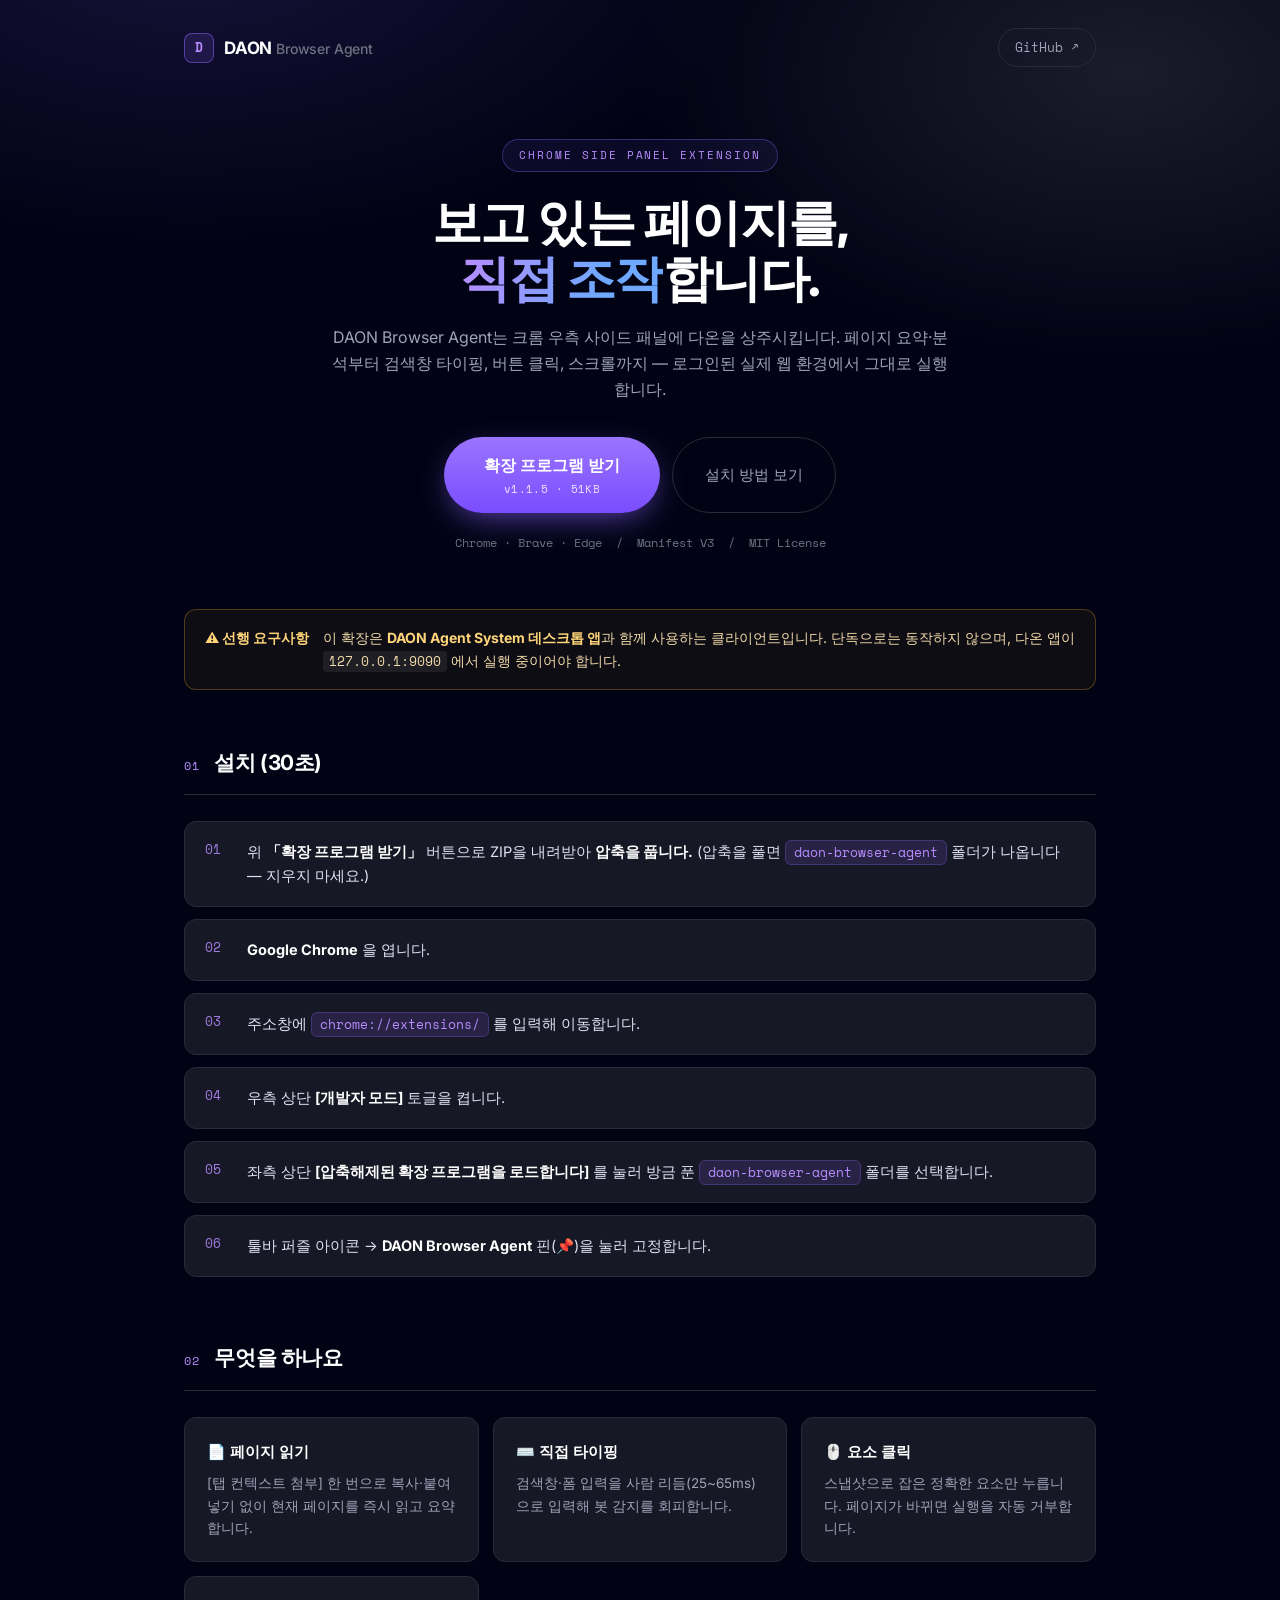
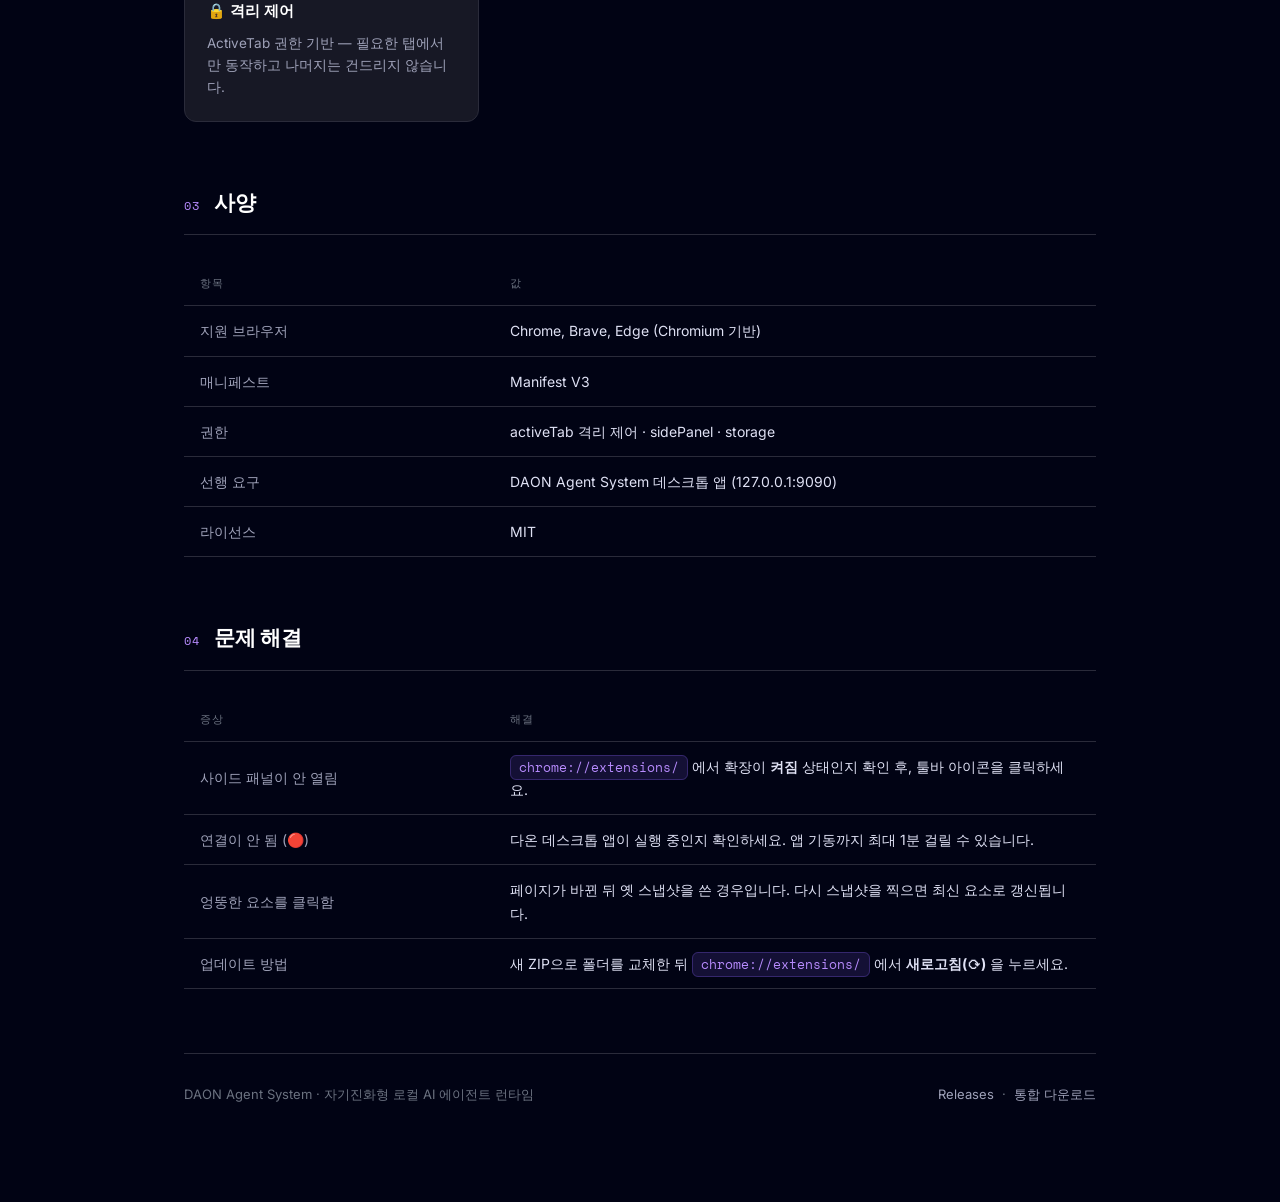
<file: index.html>
<!DOCTYPE html>
<html lang="ko">

<head>
  <meta charset="UTF-8" />
  <meta name="viewport" content="width=device-width, initial-scale=1.0" />
  <title>DAON Browser Agent — 크롬 사이드 패널 확장</title>
  <meta name="description" content="DAON Agent System 전용 크롬 사이드 패널 확장 프로그램. 로그인된 실제 웹 환경을 직접 조작합니다." />
  <meta name="theme-color" content="#010314" />
  <link rel="preconnect" href="https://fonts.googleapis.com" />
  <link rel="preconnect" href="https://fonts.gstatic.com" crossorigin />
  <link
    href="https://fonts.googleapis.com/css2?family=Inter:wght@300;400;500;600;700;800&family=Space+Mono:wght@400;700&display=swap"
    rel="stylesheet" />
  <style>
    :root {
      --void: #010314;
      --surface: #0b0c1c;
      --surface-2: #171825;
      --border: #2a2b3a;
      --border-soft: #343543;
      --uv: #8e64ff;
      --uv-light: #b88cff;
      --frost: #dfe1f4;
      --mist: #9fa2b9;
      --fog: #6b7280;
    }

    * {
      margin: 0;
      padding: 0;
      box-sizing: border-box;
    }

    html {
      scroll-behavior: smooth;
    }

    body {
      background: var(--void);
      color: var(--frost);
      font-family: Inter, -apple-system, BlinkMacSystemFont, "Segoe UI", sans-serif;
      line-height: 1.65;
      -webkit-font-smoothing: antialiased;
      min-height: 100vh;
    }

    body::before {
      content: "";
      position: fixed;
      inset: 0;
      background:
        radial-gradient(900px 500px at 15% -8%, rgba(142, 100, 255, .16), transparent 65%),
        radial-gradient(700px 420px at 88% 8%, rgba(52, 53, 67, .5), transparent 70%);
      pointer-events: none;
      z-index: 0;
    }

    .wrap {
      position: relative;
      z-index: 1;
      max-width: 960px;
      margin: 0 auto;
      padding: 0 24px 96px;
    }

    /* ---------- 헤더 ---------- */
    header {
      display: flex;
      align-items: center;
      justify-content: space-between;
      padding: 28px 0 0;
      gap: 16px;
      flex-wrap: wrap;
    }

    .brand {
      display: flex;
      align-items: center;
      gap: 10px;
    }

    .brand-mark {
      width: 30px;
      height: 30px;
      border-radius: 8px;
      background: rgba(142, 100, 255, .14);
      border: 1px solid rgba(142, 100, 255, .5);
      display: grid;
      place-items: center;
      color: var(--uv-light);
      font-family: "Space Mono", monospace;
      font-size: 13px;
      font-weight: 700;
    }

    .brand-name {
      font-weight: 700;
      letter-spacing: -.01em;
      color: #fff;
      font-size: 17px;
    }

    .brand-name span {
      color: var(--fog);
      font-weight: 500;
      font-size: 14px;
    }

    .gh-link {
      font-size: 13px;
      color: var(--mist);
      text-decoration: none;
      border: 1px solid var(--border);
      border-radius: 999px;
      padding: 8px 16px;
      transition: .2s;
      font-family: "Space Mono", monospace;
    }

    .gh-link:hover {
      border-color: var(--uv);
      color: #fff;
    }

    /* ---------- 히어로 ---------- */
    .hero {
      padding: 72px 0 56px;
      text-align: center;
    }

    .eyebrow {
      display: inline-block;
      font-family: "Space Mono", monospace;
      font-size: 11px;
      letter-spacing: .18em;
      color: var(--uv-light);
      border: 1px solid rgba(142, 100, 255, .35);
      background: rgba(142, 100, 255, .08);
      border-radius: 999px;
      padding: 6px 16px;
      margin-bottom: 22px;
    }

    h1 {
      font-size: clamp(30px, 5.4vw, 50px);
      line-height: 1.12;
      letter-spacing: -.03em;
      font-weight: 800;
      color: #fff;
      margin-bottom: 18px;
    }

    h1 em {
      font-style: normal;
      background: linear-gradient(100deg, var(--uv-light), #6ea8ff 70%);
      -webkit-background-clip: text;
      background-clip: text;
      -webkit-text-fill-color: transparent;
    }

    .lede {
      color: var(--mist);
      font-size: 16px;
      max-width: 620px;
      margin: 0 auto 34px;
    }

    .cta-row {
      display: flex;
      gap: 12px;
      justify-content: center;
      flex-wrap: wrap;
    }

    .btn-primary {
      display: inline-flex;
      flex-direction: column;
      align-items: center;
      gap: 2px;
      background: linear-gradient(180deg, #9b74ff, #7a4dff);
      color: #fff;
      text-decoration: none;
      font-weight: 700;
      font-size: 16px;
      padding: 15px 40px;
      border-radius: 999px;
      box-shadow: 0 10px 34px -10px rgba(142, 100, 255, .75);
      transition: transform .18s, box-shadow .18s;
    }

    .btn-primary:hover {
      transform: translateY(-2px);
      box-shadow: 0 16px 40px -10px rgba(142, 100, 255, .9);
    }

    .btn-primary small {
      font-family: "Space Mono", monospace;
      font-weight: 400;
      font-size: 11px;
      opacity: .82;
      letter-spacing: .04em;
    }

    .btn-ghost {
      display: inline-flex;
      align-items: center;
      background: transparent;
      border: 1px solid var(--border);
      color: var(--mist);
      text-decoration: none;
      font-size: 15px;
      padding: 15px 32px;
      border-radius: 999px;
      transition: .2s;
    }

    .btn-ghost:hover {
      border-color: var(--uv);
      color: #fff;
    }

    .meta-line {
      margin-top: 20px;
      font-family: "Space Mono", monospace;
      font-size: 12px;
      color: var(--fog);
    }

    /* ---------- 경고 ---------- */
    .notice {
      display: flex;
      gap: 14px;
      align-items: flex-start;
      background: rgba(255, 176, 32, .06);
      border: 1px solid rgba(255, 176, 32, .28);
      border-radius: 12px;
      padding: 16px 20px;
      margin: 0 0 56px;
      font-size: 14px;
      color: #f0d9a8;
    }

    .notice b {
      color: #ffd57a;
      white-space: nowrap;
    }

    .notice code {
      font-family: "Space Mono", monospace;
      background: rgba(255, 255, 255, .07);
      padding: 1px 6px;
      border-radius: 4px;
      font-size: 12.5px;
    }

    /* ---------- 섹션 ---------- */
    section {
      margin-bottom: 64px;
    }

    .sec-head {
      display: flex;
      align-items: baseline;
      gap: 14px;
      margin-bottom: 26px;
      border-bottom: 1px solid var(--border);
      padding-bottom: 14px;
    }

    .sec-num {
      font-family: "Space Mono", monospace;
      font-size: 12px;
      color: var(--uv-light);
      letter-spacing: .1em;
    }

    h2 {
      font-size: 21px;
      letter-spacing: -.02em;
      color: #fff;
      font-weight: 700;
    }

    /* ---------- 설치 단계 ---------- */
    ol.steps {
      list-style: none;
      counter-reset: s;
      display: grid;
      gap: 12px;
    }

    ol.steps li {
      counter-increment: s;
      position: relative;
      background: var(--surface-2);
      border: 1px solid var(--border);
      border-radius: 12px;
      padding: 18px 22px 18px 62px;
      font-size: 14.5px;
      color: var(--frost);
    }

    ol.steps li::before {
      content: counter(s, decimal-leading-zero);
      position: absolute;
      left: 20px;
      top: 17px;
      font-family: "Space Mono", monospace;
      font-size: 13px;
      color: var(--uv-light);
      opacity: .85;
    }

    ol.steps strong {
      color: #fff;
    }

    code.inline {
      font-family: "Space Mono", monospace;
      background: rgba(142, 100, 255, .14);
      border: 1px solid rgba(142, 100, 255, .28);
      color: var(--uv-light);
      padding: 2px 8px;
      border-radius: 6px;
      font-size: 12.5px;
    }

    /* ---------- 기능 그리드 ---------- */
    .grid {
      display: grid;
      grid-template-columns: repeat(auto-fit, minmax(230px, 1fr));
      gap: 14px;
    }

    .feat {
      background: var(--surface-2);
      border: 1px solid var(--border);
      border-radius: 12px;
      padding: 22px;
      transition: border-color .2s;
    }

    .feat:hover {
      border-color: rgba(142, 100, 255, .55);
    }

    .feat h3 {
      font-size: 15px;
      color: #fff;
      margin-bottom: 8px;
      font-weight: 600;
    }

    .feat p {
      font-size: 13.5px;
      color: var(--mist);
    }

    /* ---------- 표 ---------- */
    table {
      width: 100%;
      border-collapse: collapse;
      font-size: 14px;
    }

    th,
    td {
      text-align: left;
      padding: 13px 16px;
      border-bottom: 1px solid var(--border);
    }

    th {
      font-family: "Space Mono", monospace;
      font-size: 11px;
      letter-spacing: .1em;
      color: var(--fog);
      font-weight: 400;
      text-transform: uppercase;
    }

    td:first-child {
      color: var(--mist);
      white-space: nowrap;
      width: 34%;
    }

    td:last-child {
      color: var(--frost);
    }

    /* ---------- 푸터 ---------- */
    footer {
      border-top: 1px solid var(--border);
      padding-top: 30px;
      display: flex;
      justify-content: space-between;
      gap: 16px;
      flex-wrap: wrap;
      font-size: 13px;
      color: var(--fog);
    }

    footer a {
      color: var(--mist);
      text-decoration: none;
      border-bottom: 1px solid transparent;
    }

    footer a:hover {
      color: var(--uv-light);
      border-color: rgba(142, 100, 255, .5);
    }

    @media (max-width: 560px) {
      .hero {
        padding: 48px 0 40px;
      }

      ol.steps li {
        padding: 16px 18px 16px 54px;
      }

      td:first-child {
        width: auto;
        white-space: normal;
      }
    }
  </style>
</head>

<body>
  <div class="wrap">
    <header>
      <div class="brand">
        <div class="brand-mark">D</div>
        <div class="brand-name">DAON <span>Browser Agent</span></div>
      </div>
      <a class="gh-link" href="https://github.com/ttl0988k-cmyk/daon-browser-agent" target="_blank"
        rel="noopener">GitHub ↗</a>
    </header>

    <div class="hero">
      <div class="eyebrow">CHROME SIDE PANEL EXTENSION</div>
      <h1>보고 있는 페이지를,<br /><em>직접 조작</em>합니다.</h1>
      <p class="lede">
        DAON Browser Agent는 크롬 우측 사이드 패널에 다온을 상주시킵니다.
        페이지 요약·분석부터 검색창 타이핑, 버튼 클릭, 스크롤까지 — 로그인된 실제 웹 환경에서 그대로 실행합니다.
      </p>
      <div class="cta-row">
        <a class="btn-primary" href="downloads/daon-browser-agent.zip" download>
          확장 프로그램 받기
          <small id="zip-meta">v1.1.5 · ZIP</small>
        </a>
        <a class="btn-ghost" href="#install">설치 방법 보기</a>
      </div>
      <div class="meta-line">Chrome · Brave · Edge &nbsp;/&nbsp; Manifest V3 &nbsp;/&nbsp; MIT License</div>
    </div>

    <div class="notice">
      <b>⚠ 선행 요구사항</b>
      <div>
        이 확장은 <b>DAON Agent System 데스크톱 앱</b>과 함께 사용하는 클라이언트입니다.
        단독으로는 동작하지 않으며, 다온 앱이 <code>127.0.0.1:9090</code> 에서 실행 중이어야 합니다.
      </div>
    </div>

    <section id="install">
      <div class="sec-head">
        <span class="sec-num">01</span>
        <h2>설치 (30초)</h2>
      </div>
      <ol class="steps">
        <li>위 <strong>「확장 프로그램 받기」</strong> 버튼으로 ZIP을 내려받아 <strong>압축을 풉니다.</strong>
          (압축을 풀면 <code class="inline">daon-browser-agent</code> 폴더가 나옵니다 — 지우지 마세요.)</li>
        <li><strong>Google Chrome</strong> 을 엽니다.</li>
        <li>주소창에 <code class="inline">chrome://extensions/</code> 를 입력해 이동합니다.</li>
        <li>우측 상단 <strong>[개발자 모드]</strong> 토글을 켭니다.</li>
        <li>좌측 상단 <strong>[압축해제된 확장 프로그램을 로드합니다]</strong> 를 눌러 방금 푼
          <code class="inline">daon-browser-agent</code> 폴더를 선택합니다.</li>
        <li>툴바 퍼즐 아이콘 → <strong>DAON Browser Agent</strong> 핀(📌)을 눌러 고정합니다.</li>
      </ol>
    </section>

    <section>
      <div class="sec-head">
        <span class="sec-num">02</span>
        <h2>무엇을 하나요</h2>
      </div>
      <div class="grid">
        <div class="feat">
          <h3>📄 페이지 읽기</h3>
          <p>[탭 컨텍스트 첨부] 한 번으로 복사·붙여넣기 없이 현재 페이지를 즉시 읽고 요약합니다.</p>
        </div>
        <div class="feat">
          <h3>⌨️ 직접 타이핑</h3>
          <p>검색창·폼 입력을 사람 리듬(25~65ms)으로 입력해 봇 감지를 회피합니다.</p>
        </div>
        <div class="feat">
          <h3>🖱️ 요소 클릭</h3>
          <p>스냅샷으로 잡은 정확한 요소만 누릅니다. 페이지가 바뀌면 실행을 자동 거부합니다.</p>
        </div>
        <div class="feat">
          <h3>🔒 격리 제어</h3>
          <p>ActiveTab 권한 기반 — 필요한 탭에서만 동작하고 나머지는 건드리지 않습니다.</p>
        </div>
      </div>
    </section>

    <section>
      <div class="sec-head">
        <span class="sec-num">03</span>
        <h2>사양</h2>
      </div>
      <table>
        <tr>
          <th>항목</th>
          <th>값</th>
        </tr>
        <tr>
          <td>지원 브라우저</td>
          <td>Chrome, Brave, Edge (Chromium 기반)</td>
        </tr>
        <tr>
          <td>매니페스트</td>
          <td>Manifest V3</td>
        </tr>
        <tr>
          <td>권한</td>
          <td>activeTab 격리 제어 · sidePanel · storage</td>
        </tr>
        <tr>
          <td>선행 요구</td>
          <td>DAON Agent System 데스크톱 앱 (127.0.0.1:9090)</td>
        </tr>
        <tr>
          <td>라이선스</td>
          <td>MIT</td>
        </tr>
      </table>
    </section>

    <section>
      <div class="sec-head">
        <span class="sec-num">04</span>
        <h2>문제 해결</h2>
      </div>
      <table>
        <tr>
          <th>증상</th>
          <th>해결</th>
        </tr>
        <tr>
          <td>사이드 패널이 안 열림</td>
          <td><code class="inline">chrome://extensions/</code> 에서 확장이 <strong>켜짐</strong> 상태인지 확인 후, 툴바 아이콘을 클릭하세요.</td>
        </tr>
        <tr>
          <td>연결이 안 됨 (🔴)</td>
          <td>다온 데스크톱 앱이 실행 중인지 확인하세요. 앱 기동까지 최대 1분 걸릴 수 있습니다.</td>
        </tr>
        <tr>
          <td>엉뚱한 요소를 클릭함</td>
          <td>페이지가 바뀐 뒤 옛 스냅샷을 쓴 경우입니다. 다시 스냅샷을 찍으면 최신 요소로 갱신됩니다.</td>
        </tr>
        <tr>
          <td>업데이트 방법</td>
          <td>새 ZIP으로 폴더를 교체한 뒤 <code class="inline">chrome://extensions/</code> 에서 <strong>새로고침(⟳)</strong> 을 누르세요.</td>
        </tr>
      </table>
    </section>

    <footer>
      <div>DAON Agent System · 자기진화형 로컬 AI 에이전트 런타임</div>
      <div>
        <a href="https://github.com/ttl0988k-cmyk/daon-browser-agent/releases/latest" target="_blank" rel="noopener">Releases</a>
        &nbsp;·&nbsp;
        <a href="https://daon-download.vercel.app" target="_blank" rel="noopener">통합 다운로드</a>
      </div>
    </footer>
  </div>

  <script>
    // ZIP 실측 크기를 표시 (하드코딩 방지 — 배포마다 자동 갱신)
    fetch('downloads/daon-browser-agent.zip', { method: 'HEAD' })
      .then(r => {
        const len = r.headers.get('content-length');
        if (len) {
          const kb = Math.round(parseInt(len, 10) / 1024);
          const el = document.getElementById('zip-meta');
          if (el) el.textContent = 'v1.1.5 · ' + kb + 'KB';
        }
      })
      .catch(() => { });
  </script>
</body>

</html>
</file>
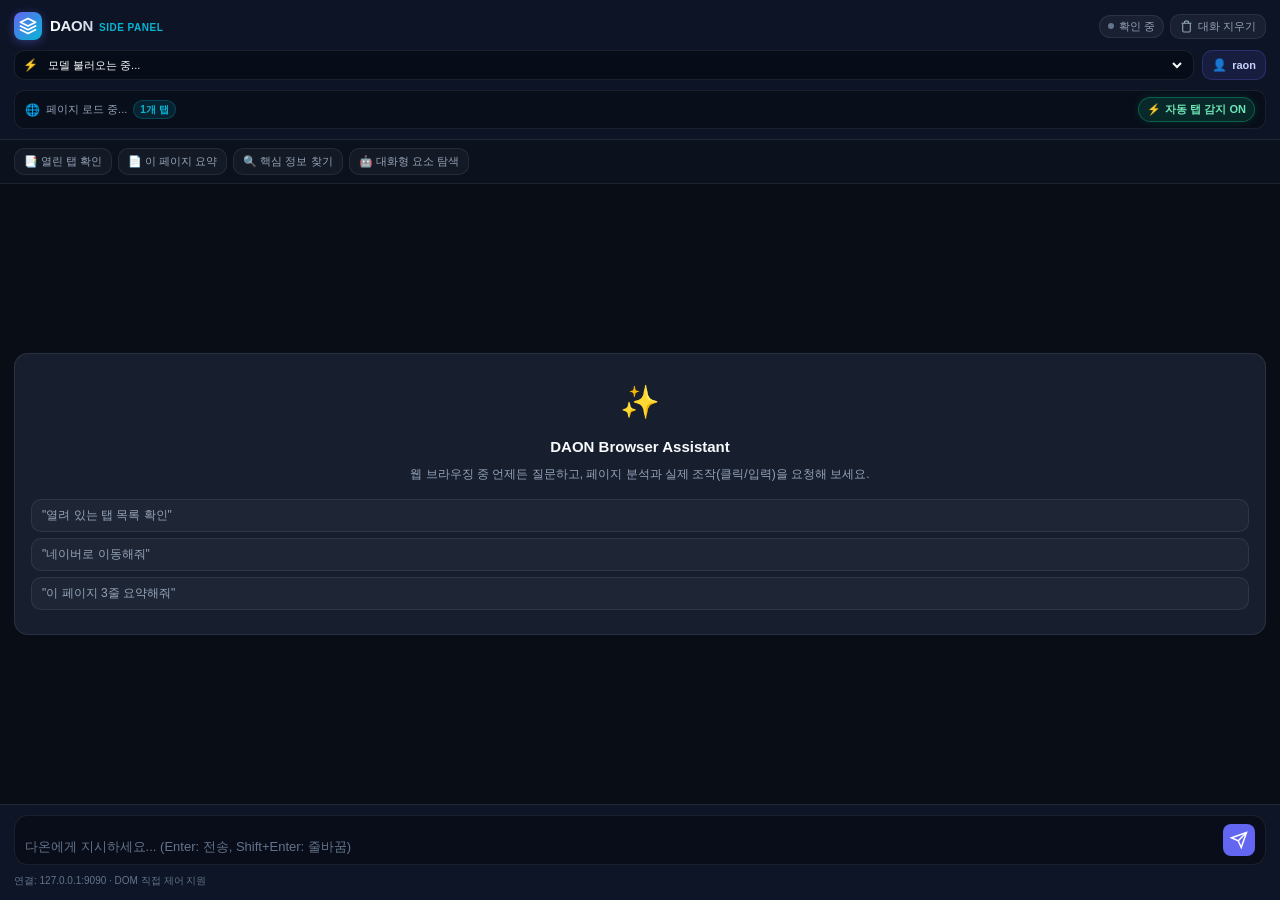
<file: sidepanel.html>
<!DOCTYPE html>
<html lang="ko">
<head>
  <meta charset="UTF-8">
  <meta name="viewport" content="width=device-width, initial-scale=1.0">
  <title>DAON Browser Agent</title>
  <link rel="stylesheet" href="sidepanel.css">
</head>
<body class="daon-dark">
  <!-- Top Navigation Header -->
  <header class="app-header">
    <div class="brand-row">
      <div class="brand-left">
        <div class="logo-icon">
          <svg viewBox="0 0 24 24" width="18" height="18" fill="none" stroke="currentColor" stroke-width="2.5">
            <path d="M12 2L2 7l10 5 10-5-10-5zM2 17l10 5 10-5M2 12l10 5 10-5" stroke-linecap="round" stroke-linejoin="round"/>
          </svg>
        </div>
        <div class="brand-info">
          <span class="brand-title">DAON</span>
          <span class="brand-sub">Side Panel</span>
        </div>
      </div>
      <div class="brand-right">
        <button id="connectionBadge" class="status-badge checking" title="서버 상태 (클릭하여 재연결)">
          <span class="status-dot"></span>
          <span class="status-text">확인 중</span>
        </button>
        <button id="clearChatBtn" class="clear-chat-btn" title="대화 내용 지우기 및 새 세션">
          <svg viewBox="0 0 24 24" width="13" height="13" fill="none" stroke="currentColor" stroke-width="2">
            <polyline points="3 6 5 6 21 6"></polyline>
            <path d="M19 6v14a2 2 0 0 1-2 2H7a2 2 0 0 1-2-2V6m3 0V4a2 2 0 0 1 2-2h4a2 2 0 0 1 2 2v2"></path>
          </svg>
          <span>대화 지우기</span>
        </button>
      </div>
    </div>

    <!-- Model & Agent Selection Row -->
    <div class="model-select-row">
      <div class="model-select-box" title="DAON에 연결된 AI 모델 선택">
        <span class="model-icon">⚡</span>
        <select id="modelSelect" class="model-dropdown">
          <option value="">모델 불러오는 중...</option>
        </select>
      </div>
      <div class="agent-profile-box" title="현재 활성 에이전트 프로필">
        <span class="agent-icon">👤</span>
        <span id="agentProfileName">raon</span>
      </div>
    </div>

    <!-- Active Tab Context Card -->
    <div class="tab-context-bar" id="tabContextBar">
      <div class="tab-info" id="activeTabInfo" title="현재 활성화된 탭 및 열린 탭">
        <span class="tab-icon">🌐</span>
        <span class="tab-title" id="activeTabTitle">페이지 로드 중...</span>
        <span class="tabs-count-badge" id="tabsCountBadge">1개 탭</span>
      </div>
      <button id="autoContextToggle" class="attach-chip active" title="모든 탭과 현재 페이지 정보를 질문 시 자동으로 에이전트에게 전송합니다 (클릭하여 켜기/끄기)">
        <span class="chip-icon">⚡</span>
        <span class="chip-label" id="autoContextLabel">자동 탭 감지 ON</span>
      </button>
    </div>
  </header>

  <!-- Quick Action Chips -->
  <div class="quick-toolbar">
    <button class="quick-chip" id="quickListTabsBtn">
      <span>📑 열린 탭 확인</span>
    </button>
    <button class="quick-chip" id="quickSummarizeBtn">
      <span>📄 이 페이지 요약</span>
    </button>
    <button class="quick-chip" id="quickFindBtn">
      <span>🔍 핵심 정보 찾기</span>
    </button>
    <button class="quick-chip" id="quickSnapshotBtn">
      <span>🤖 대화형 요소 탐색</span>
    </button>
  </div>

  <!-- Chat Messages Container -->
  <main class="chat-container" id="chatContainer">
    <div class="welcome-card" id="welcomeCard">
      <div class="welcome-icon">✨</div>
      <h3>DAON Browser Assistant</h3>
      <p>웹 브라우징 중 언제든 질문하고, 페이지 분석과 실제 조작(클릭/입력)을 요청해 보세요.</p>
      <div class="example-prompts">
        <button class="example-chip" data-prompt="지금 열려 있는 모든 브라우저 탭 목록을 확인해서 알려줘.">"열려 있는 탭 목록 확인"</button>
        <button class="example-chip" data-prompt="네이버(naver.com)로 이동해줘.">"네이버로 이동해줘"</button>
        <button class="example-chip" data-prompt="지금 보고 있는 웹페이지의 핵심 내용을 3줄로 요약해줘.">"이 페이지 3줄 요약해줘"</button>
      </div>
    </div>
  </main>

  <!-- Bottom Input Bar -->
  <footer class="input-container">
    <!-- Active Context Pill (Optional) -->
    <div class="attached-pill hidden" id="attachedPill">
      <span class="pill-dot"></span>
      <span class="pill-text" id="attachedPillText">현재 탭 첨부됨</span>
      <button class="pill-remove" id="removeAttachedBtn" title="첨부 취소">&times;</button>
    </div>

    <div class="input-box">
      <textarea
        id="userInput"
        rows="1"
        placeholder="다온에게 지시하세요... (Enter: 전송, Shift+Enter: 줄바꿈)"
      ></textarea>
      <div class="input-actions">
        <button id="sendBtn" class="send-btn" title="전송">
          <svg viewBox="0 0 24 24" width="18" height="18" fill="none" stroke="currentColor" stroke-width="2">
            <line x1="22" y1="2" x2="11" y2="13"></line>
            <polygon points="22 2 15 22 11 13 2 9 22 2"></polygon>
          </svg>
        </button>
      </div>
    </div>
    <div class="input-footer">
      <span class="footer-hint">연결: 127.0.0.1:9090 · DOM 직접 제어 지원</span>
    </div>
  </footer>

  <script src="sidepanel.js"></script>
</body>
</html>
</file>
<file: sidepanel.css>
/* DAON Browser Agent - Side Panel Premium Styles */

:root {
  --bg-primary: #090d16;
  --bg-secondary: #0f172a;
  --bg-card: rgba(30, 41, 59, 0.7);
  --bg-card-hover: rgba(51, 65, 85, 0.8);
  --border-subtle: rgba(255, 255, 255, 0.08);
  --border-focus: rgba(99, 102, 241, 0.5);
  --accent-cyan: #06b6d4;
  --accent-indigo: #6366f1;
  --accent-emerald: #10b981;
  --accent-rose: #f43f5e;
  --text-primary: #f8fafc;
  --text-secondary: #94a3b8;
  --text-muted: #64748b;
  --radius-sm: 6px;
  --radius-md: 10px;
  --radius-lg: 14px;
  --radius-full: 9999px;
  --shadow-glow: 0 0 20px rgba(99, 102, 241, 0.2);
}

* {
  box-sizing: border-box;
  margin: 0;
  padding: 0;
}

body.daon-dark {
  background-color: var(--bg-primary);
  color: var(--text-primary);
  font-family: -apple-system, BlinkMacSystemFont, "Pretendard", "Segoe UI", Roboto, sans-serif;
  height: 100vh;
  display: flex;
  flex-direction: column;
  overflow: hidden;
  font-size: 13px;
  line-height: 1.5;
}

/* Custom Sleek Scrollbar */
::-webkit-scrollbar {
  width: 5px;
  height: 5px;
}
::-webkit-scrollbar-track {
  background: transparent;
}
::-webkit-scrollbar-thumb {
  background: rgba(255, 255, 255, 0.15);
  border-radius: var(--radius-full);
}
::-webkit-scrollbar-thumb:hover {
  background: rgba(255, 255, 255, 0.3);
}

/* ── App Header ─────────────────────────────────────────────── */
.app-header {
  padding: 12px 14px 10px;
  background: rgba(15, 23, 42, 0.85);
  backdrop-filter: blur(12px);
  border-bottom: 1px solid var(--border-subtle);
  display: flex;
  flex-direction: column;
  gap: 10px;
  z-index: 10;
}

.brand-row {
  display: flex;
  align-items: center;
  justify-content: space-between;
}

.brand-left {
  display: flex;
  align-items: center;
  gap: 8px;
}

.logo-icon {
  width: 28px;
  height: 28px;
  border-radius: 8px;
  background: linear-gradient(135deg, var(--accent-indigo), var(--accent-cyan));
  display: flex;
  align-items: center;
  justify-content: center;
  color: #fff;
  box-shadow: 0 2px 10px rgba(99, 102, 241, 0.4);
}

.brand-info {
  display: flex;
  align-items: baseline;
  gap: 6px;
}

.brand-title {
  font-weight: 700;
  font-size: 15px;
  letter-spacing: -0.3px;
  background: linear-gradient(90deg, #fff, #cbd5e1);
  -webkit-background-clip: text;
  -webkit-text-fill-color: transparent;
}

.brand-sub {
  font-size: 10px;
  font-weight: 600;
  color: var(--accent-cyan);
  text-transform: uppercase;
  letter-spacing: 0.5px;
}

.brand-right {
  display: flex;
  align-items: center;
  gap: 6px;
}

.status-badge {
  display: inline-flex;
  align-items: center;
  gap: 5px;
  padding: 3px 8px;
  background: rgba(255, 255, 255, 0.05);
  border: 1px solid var(--border-subtle);
  border-radius: var(--radius-full);
  font-size: 11px;
  font-weight: 500;
  color: var(--text-secondary);
  cursor: pointer;
  transition: all 0.2s;
}

.status-badge:hover {
  background: rgba(255, 255, 255, 0.1);
}

.status-dot {
  width: 6px;
  height: 6px;
  border-radius: 50%;
  background: var(--text-muted);
}

.status-badge.online .status-dot {
  background: var(--accent-emerald);
  box-shadow: 0 0 8px var(--accent-emerald);
}
.status-badge.online {
  color: #a7f3d0;
  border-color: rgba(16, 185, 129, 0.3);
}

.status-badge.offline .status-dot {
  background: var(--accent-rose);
}
.status-badge.offline {
  color: #fecdd3;
  border-color: rgba(244, 63, 94, 0.3);
}

.icon-btn {
  background: transparent;
  border: 1px solid transparent;
  color: var(--text-secondary);
  border-radius: var(--radius-sm);
  width: 28px;
  height: 28px;
  display: flex;
  align-items: center;
  justify-content: center;
  cursor: pointer;
  transition: all 0.2s;
}

.icon-btn:hover {
  background: rgba(255, 255, 255, 0.08);
  color: var(--text-primary);
}

.clear-chat-btn {
  background: rgba(255, 255, 255, 0.05);
  border: 1px solid var(--border-subtle);
  color: var(--text-secondary);
  border-radius: var(--radius-md);
  padding: 4px 9px;
  font-size: 11px;
  font-weight: 500;
  display: inline-flex;
  align-items: center;
  gap: 5px;
  cursor: pointer;
  transition: all 0.2s;
  white-space: nowrap;
}

.clear-chat-btn:hover {
  background: rgba(244, 63, 94, 0.15);
  border-color: rgba(244, 63, 94, 0.4);
  color: #fecdd3;
}

/* Model & Agent Selection Row */
.model-select-row {
  display: flex;
  align-items: center;
  gap: 8px;
}

.model-select-box {
  flex: 1;
  display: flex;
  align-items: center;
  gap: 6px;
  background: rgba(0, 0, 0, 0.35);
  border: 1px solid var(--border-subtle);
  border-radius: var(--radius-md);
  padding: 5px 8px;
  transition: all 0.2s;
  overflow: hidden;
}

.model-select-box:focus-within {
  border-color: var(--accent-indigo);
  box-shadow: 0 0 0 2px rgba(99, 102, 241, 0.2);
}

.model-icon {
  font-size: 12px;
  color: var(--accent-cyan);
  flex-shrink: 0;
}

.model-dropdown {
  flex: 1;
  background: transparent;
  border: none;
  color: var(--text-primary);
  font-family: inherit;
  font-size: 11px;
  font-weight: 500;
  outline: none;
  cursor: pointer;
  width: 100%;
  overflow: hidden;
  text-overflow: ellipsis;
  white-space: nowrap;
}

.model-dropdown option,
.model-dropdown optgroup {
  background: #0f172a;
  color: #f8fafc;
  font-size: 12px;
}

.agent-profile-box {
  display: flex;
  align-items: center;
  gap: 5px;
  background: rgba(99, 102, 241, 0.12);
  border: 1px solid rgba(99, 102, 241, 0.25);
  padding: 5px 9px;
  border-radius: var(--radius-md);
  font-size: 11px;
  font-weight: 600;
  color: #c7d2fe;
  cursor: default;
  white-space: nowrap;
  flex-shrink: 0;
}

.agent-icon {
  font-size: 12px;
}

/* Tab Context Card */
.tab-context-bar {
  display: flex;
  align-items: center;
  justify-content: space-between;
  gap: 8px;
  background: rgba(0, 0, 0, 0.3);
  padding: 6px 10px;
  border-radius: var(--radius-md);
  border: 1px solid var(--border-subtle);
}

.tab-info {
  display: flex;
  align-items: center;
  gap: 6px;
  overflow: hidden;
  flex: 1;
}

.tab-icon {
  font-size: 12px;
}

.tab-title {
  font-size: 11px;
  color: var(--text-secondary);
  white-space: nowrap;
  overflow: hidden;
  text-overflow: ellipsis;
}

.tabs-count-badge {
  font-size: 10px;
  font-weight: 600;
  padding: 1px 6px;
  background: rgba(6, 182, 212, 0.12);
  border: 1px solid rgba(6, 182, 212, 0.25);
  border-radius: var(--radius-full);
  color: var(--accent-cyan);
  flex-shrink: 0;
}

.attach-chip {
  background: rgba(255, 255, 255, 0.06);
  border: 1px solid var(--border-subtle);
  color: var(--text-secondary);
  font-size: 11px;
  font-weight: 600;
  padding: 4px 8px;
  border-radius: var(--radius-full);
  display: flex;
  align-items: center;
  gap: 4px;
  cursor: pointer;
  white-space: nowrap;
  transition: all 0.2s;
}

.attach-chip.active {
  background: rgba(16, 185, 129, 0.15);
  border-color: rgba(16, 185, 129, 0.4);
  color: #6ee7b7;
  box-shadow: 0 0 10px rgba(16, 185, 129, 0.15);
}

.attach-chip.active:hover {
  background: rgba(16, 185, 129, 0.25);
  color: #a7f3d0;
}

.attach-chip.inactive {
  background: rgba(255, 255, 255, 0.04);
  border-color: var(--border-subtle);
  color: var(--text-muted);
}

.attach-chip.inactive:hover {
  background: rgba(255, 255, 255, 0.08);
  color: var(--text-secondary);
}

/* ── Quick Toolbar ──────────────────────────────────────────── */
.quick-toolbar {
  padding: 8px 14px;
  display: flex;
  gap: 6px;
  overflow-x: auto;
  border-bottom: 1px solid var(--border-subtle);
  background: rgba(15, 23, 42, 0.4);
}

.quick-chip {
  background: rgba(255, 255, 255, 0.04);
  border: 1px solid var(--border-subtle);
  color: var(--text-secondary);
  font-size: 11px;
  padding: 5px 9px;
  border-radius: var(--radius-md);
  cursor: pointer;
  white-space: nowrap;
  transition: all 0.2s;
}

.quick-chip:hover {
  background: rgba(255, 255, 255, 0.09);
  color: var(--text-primary);
  border-color: rgba(255, 255, 255, 0.15);
}

/* ── Chat Messages Container ────────────────────────────────── */
.chat-container {
  flex: 1;
  overflow-y: auto;
  padding: 14px;
  display: flex;
  flex-direction: column;
  gap: 12px;
}

/* Welcome Card */
.welcome-card {
  text-align: center;
  padding: 24px 16px;
  background: var(--bg-card);
  border: 1px solid var(--border-subtle);
  border-radius: var(--radius-lg);
  margin: auto 0;
  animation: fadeIn 0.4s ease-out;
}

.welcome-icon {
  font-size: 32px;
  margin-bottom: 10px;
}

.welcome-card h3 {
  font-size: 15px;
  font-weight: 600;
  margin-bottom: 6px;
  color: var(--text-primary);
}

.welcome-card p {
  font-size: 12px;
  color: var(--text-secondary);
  margin-bottom: 16px;
  line-height: 1.5;
}

.example-prompts {
  display: flex;
  flex-direction: column;
  gap: 6px;
}

.example-chip {
  background: rgba(255, 255, 255, 0.03);
  border: 1px solid var(--border-subtle);
  color: var(--text-secondary);
  padding: 7px 10px;
  border-radius: var(--radius-md);
  text-align: left;
  font-size: 12px;
  cursor: pointer;
  transition: all 0.2s;
}

.example-chip:hover {
  background: rgba(99, 102, 241, 0.12);
  border-color: rgba(99, 102, 241, 0.3);
  color: #c7d2fe;
}

/* Message Bubbles */
.message-row {
  display: flex;
  gap: 8px;
  animation: slideUp 0.25s cubic-bezier(0.16, 1, 0.3, 1);
}

.message-row.user {
  justify-content: flex-end;
}

.avatar {
  width: 26px;
  height: 26px;
  border-radius: 50%;
  display: flex;
  align-items: center;
  justify-content: center;
  font-size: 12px;
  flex-shrink: 0;
}

.avatar.bot {
  background: linear-gradient(135deg, var(--accent-indigo), var(--accent-cyan));
  color: #fff;
}

.bubble {
  max-width: 85%;
  padding: 9px 13px;
  border-radius: var(--radius-lg);
  font-size: 13px;
  line-height: 1.5;
  word-break: break-word;
}

.message-row.user .bubble {
  background: linear-gradient(135deg, #4f46e5, #6366f1);
  color: #fff;
  border-bottom-right-radius: 4px;
}

.message-row.bot .bubble {
  background: var(--bg-card);
  border: 1px solid var(--border-subtle);
  color: var(--text-primary);
  border-bottom-left-radius: 4px;
}

.bubble pre {
  background: rgba(0, 0, 0, 0.4);
  padding: 8px 10px;
  border-radius: var(--radius-sm);
  margin: 8px 0;
  overflow-x: auto;
  font-family: ui-monospace, SFMono-Regular, Menlo, Monaco, Consolas, monospace;
  font-size: 12px;
  border: 1px solid rgba(255, 255, 255, 0.05);
}

.bubble code {
  font-family: ui-monospace, SFMono-Regular, Menlo, Monaco, Consolas, monospace;
  background: rgba(255, 255, 255, 0.1);
  padding: 2px 4px;
  border-radius: 4px;
  font-size: 11px;
}

/* Action Status Card */
.action-card {
  width: 100%;
  padding: 8px 12px;
  background: rgba(6, 182, 212, 0.1);
  border: 1px solid rgba(6, 182, 212, 0.3);
  border-radius: var(--radius-md);
  display: flex;
  align-items: center;
  gap: 8px;
  font-size: 12px;
  color: #67e8f9;
}

.action-spinner {
  width: 14px;
  height: 14px;
  border: 2px solid rgba(6, 182, 212, 0.3);
  border-top-color: var(--accent-cyan);
  border-radius: 50%;
  animation: spin 0.8s linear infinite;
}

/* ── Input Container ────────────────────────────────────────── */
.input-container {
  padding: 10px 14px 12px;
  background: rgba(15, 23, 42, 0.9);
  backdrop-filter: blur(12px);
  border-top: 1px solid var(--border-subtle);
  display: flex;
  flex-direction: column;
  gap: 8px;
}

.attached-pill {
  display: inline-flex;
  align-items: center;
  gap: 6px;
  background: rgba(6, 182, 212, 0.15);
  border: 1px solid rgba(6, 182, 212, 0.3);
  padding: 4px 10px;
  border-radius: var(--radius-full);
  font-size: 11px;
  color: #67e8f9;
  width: fit-content;
}

.attached-pill.hidden {
  display: none;
}

.pill-dot {
  width: 6px;
  height: 6px;
  border-radius: 50%;
  background: var(--accent-cyan);
}

.pill-remove {
  background: none;
  border: none;
  color: #67e8f9;
  cursor: pointer;
  font-size: 13px;
  line-height: 1;
  padding: 0 2px;
}

.input-box {
  display: flex;
  align-items: flex-end;
  gap: 8px;
  background: rgba(0, 0, 0, 0.35);
  border: 1px solid var(--border-subtle);
  border-radius: var(--radius-lg);
  padding: 8px 10px;
  transition: border-color 0.2s;
}

.input-box:focus-within {
  border-color: var(--accent-indigo);
  box-shadow: 0 0 0 2px rgba(99, 102, 241, 0.2);
}

textarea#userInput {
  flex: 1;
  background: transparent;
  border: none;
  outline: none;
  color: var(--text-primary);
  font-family: inherit;
  font-size: 13px;
  resize: none;
  max-height: 120px;
  line-height: 1.4;
}

textarea#userInput::placeholder {
  color: var(--text-muted);
}

.send-btn {
  background: var(--accent-indigo);
  border: none;
  color: #fff;
  border-radius: 8px;
  width: 32px;
  height: 32px;
  display: flex;
  align-items: center;
  justify-content: center;
  cursor: pointer;
  transition: all 0.2s;
  flex-shrink: 0;
}

.send-btn:hover {
  background: #4f46e5;
  box-shadow: 0 2px 8px rgba(99, 102, 241, 0.4);
}

.send-btn:disabled {
  background: rgba(255, 255, 255, 0.1);
  color: var(--text-muted);
  cursor: not-allowed;
  box-shadow: none;
}

.input-footer {
  display: flex;
  justify-content: space-between;
  align-items: center;
}

.footer-hint {
  font-size: 10px;
  color: var(--text-muted);
}

/* Animations */
@keyframes spin {
  to { transform: rotate(360deg); }
}

@keyframes fadeIn {
  from { opacity: 0; transform: scale(0.98); }
  to { opacity: 1; transform: scale(1); }
}

@keyframes slideUp {
  from { opacity: 0; transform: translateY(8px); }
  to { opacity: 1; transform: translateY(0); }
}

/* ── Inline Approval Card (위험 명령 및 도구 실행 승인 요청) ── */
.auto-step-indicator {
  display: flex;
  align-items: center;
  gap: 6px;
  margin: 10px auto;
  padding: 4px 14px;
  background: rgba(99, 102, 241, 0.15);
  border: 1px dashed rgba(99, 102, 241, 0.4);
  border-radius: var(--radius-full);
  font-size: 11px;
  color: #c7d2fe;
  width: fit-content;
  animation: fadeIn 0.2s ease-out;
}

.inline-approval-card {
  margin: 10px 0;
  background: rgba(15, 23, 42, 0.95);
  border: 1px solid rgba(245, 158, 11, 0.5);
  border-radius: var(--radius-md);
  padding: 12px 14px;
  box-shadow: 0 4px 15px rgba(245, 158, 11, 0.15);
  animation: fadeIn 0.2s ease-out;
}

.inline-approval-card.resolved {
  border-color: rgba(16, 185, 129, 0.4);
  background: rgba(6, 78, 59, 0.2);
  box-shadow: none;
}

.inline-approval-card.rejected {
  border-color: rgba(244, 63, 94, 0.4);
  background: rgba(136, 19, 55, 0.2);
  box-shadow: none;
}

.approval-header {
  display: flex;
  align-items: center;
  gap: 8px;
  margin-bottom: 8px;
}

.approval-icon {
  font-size: 16px;
}

.approval-title {
  font-weight: 600;
  font-size: 13px;
  color: #fbbf24;
}

.inline-approval-card.resolved .approval-title {
  color: #34d399;
}

.inline-approval-card.rejected .approval-title {
  color: #f87171;
}

.approval-body {
  font-size: 12px;
  color: var(--text-secondary);
  margin-bottom: 8px;
  line-height: 1.45;
}

.approval-command {
  margin: 6px 0 8px;
  padding: 8px 10px;
  background: rgba(0, 0, 0, 0.5);
  border: 1px solid rgba(255, 255, 255, 0.1);
  border-radius: var(--radius-sm);
  font-family: 'Consolas', 'Courier New', monospace;
  font-size: 11px;
  color: #a5f3fc;
  white-space: pre-wrap;
  word-break: break-all;
  max-height: 140px;
  overflow-y: auto;
}

.approval-actions {
  display: flex;
  gap: 8px;
  margin-top: 10px;
}

.btn-approval {
  flex: 1;
  padding: 7px 12px;
  border-radius: var(--radius-sm);
  font-size: 12px;
  font-weight: 600;
  cursor: pointer;
  border: none;
  transition: all 0.2s;
  display: flex;
  align-items: center;
  justify-content: center;
  gap: 6px;
}

.btn-approval.approve {
  background: linear-gradient(135deg, #10b981, #059669);
  color: white;
  box-shadow: 0 2px 6px rgba(16, 185, 129, 0.3);
}

.btn-approval.approve:hover {
  background: linear-gradient(135deg, #059669, #047857);
  box-shadow: 0 4px 10px rgba(16, 185, 129, 0.4);
}

.btn-approval.reject {
  background: rgba(244, 63, 94, 0.15);
  border: 1px solid rgba(244, 63, 94, 0.3);
  color: #fda4af;
}

.btn-approval.reject:hover {
  background: rgba(244, 63, 94, 0.25);
  color: #fff;
}

.btn-approval:disabled {
  opacity: 0.5;
  cursor: not-allowed;
  box-shadow: none;
}
</file>
